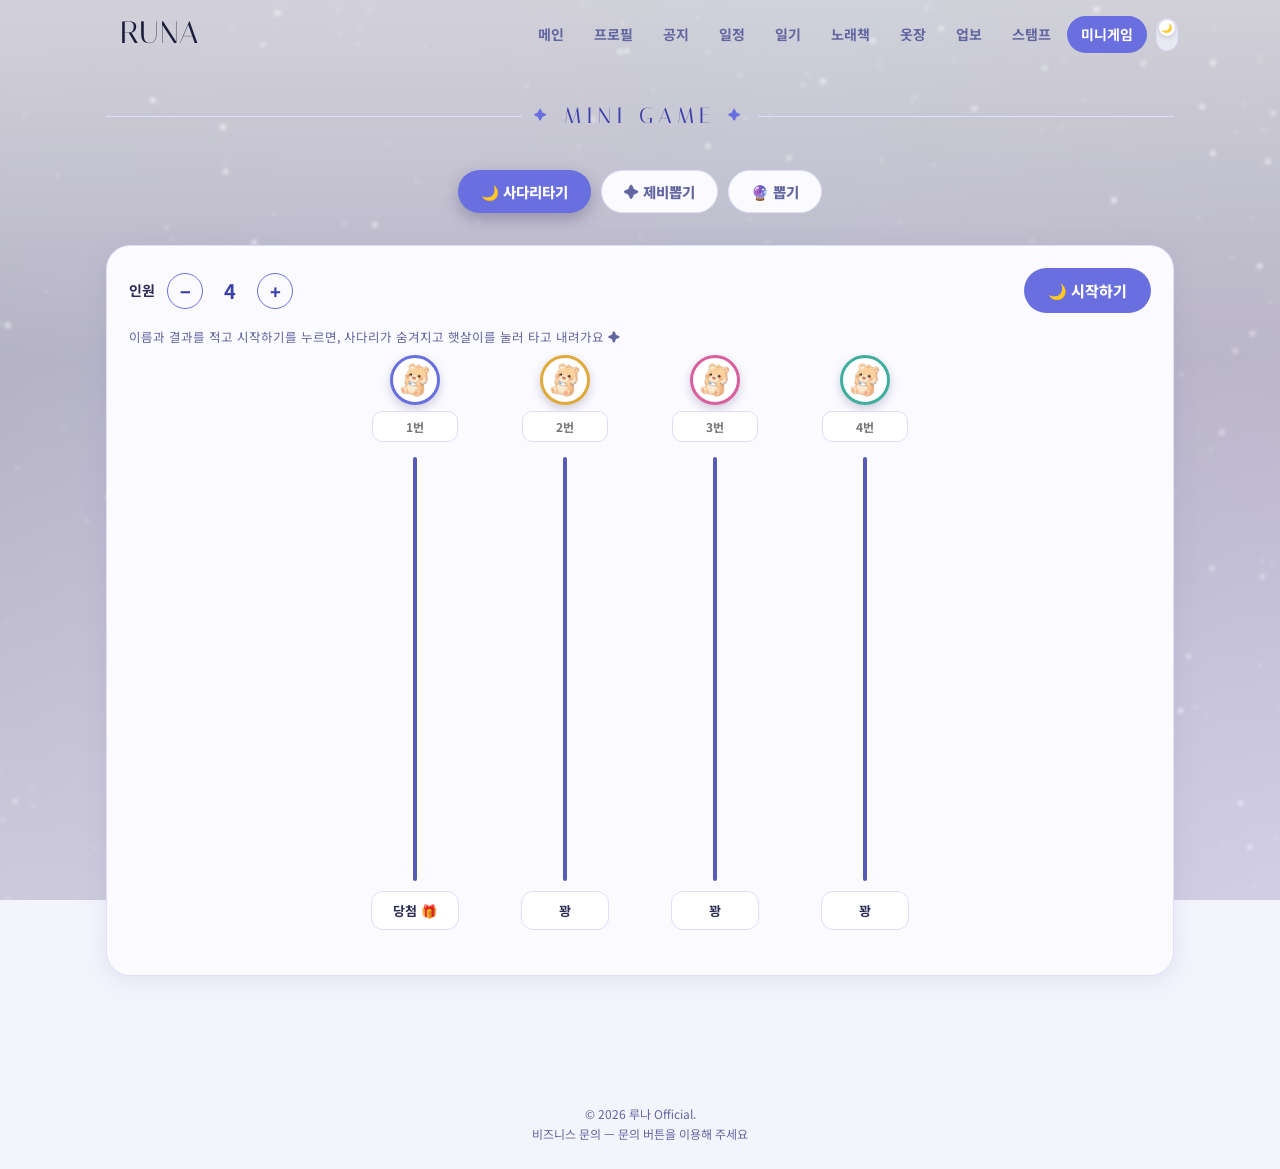
<file: minigame/index.html>
<!DOCTYPE html>
<html lang="ko">
<head>
  <meta charset="UTF-8"><meta name="viewport" content="width=device-width, initial-scale=1.0">
  <title>루나 · 미니게임</title>
  <link rel="icon" type="image/jpeg" href="https://profile.img.sooplive.co.kr/LOGO/lt/ltg8022/ltg8022.jpg">
  <link href="https://fonts.googleapis.com/css2?family=Italiana&family=Noto+Sans+KR:wght@300;400;500;700;800&display=swap" rel="stylesheet">
  <link rel="stylesheet" href="../style.css">
  <style>
    .lg-top{display:flex; align-items:center; justify-content:space-between; gap:12px; flex-wrap:wrap; margin-bottom:14px;}
    .lg-count{display:flex; align-items:center; gap:12px; font-size:14px; font-weight:700; color:var(--text);}
    .lg-count button{width:36px; height:36px; border-radius:50%; border:1.5px solid var(--main); background:var(--card); color:var(--main-dark); font-size:18px; font-weight:800; cursor:pointer; font-family:inherit;}
    .lg-count button:hover{background:var(--main-light);}
    .lg-count b{font-size:20px; min-width:30px; text-align:center; color:var(--main-dark);}
    .lg-btn{border:none; cursor:pointer; border-radius:999px; padding:12px 24px; font-size:15px; font-weight:800; font-family:inherit; background:var(--main); color:#fff; transition:transform .15s ease;}
    .lg-btn:hover{transform:translateY(-2px);}
    .lg-btn.ghost{background:var(--main-light); color:var(--main-dark);}
    body.dark .lg-btn{background:var(--main); color:#0B0C22;}
    body.dark .lg-btn.ghost{background:var(--main-light); color:var(--main-dark);}
    .lg-hint{font-size:12.5px; color:var(--text-soft); margin-bottom:6px;}
    .lg-stage{position:relative; margin-top:4px;}
    .lg-row{position:relative; height:60px;}
    .lg-av{position:absolute; transform:translateX(-50%); width:50px; height:50px; border-radius:50%;
      display:flex; align-items:center; justify-content:center;
      border:3px solid; background:#fff; cursor:default; transition:transform .15s ease, opacity .2s ease;
      box-shadow:0 4px 10px rgba(32,30,80,.2); padding:0; font-family:inherit;}
    body.dark .lg-av{background:var(--card);}
    .lg-av img{width:82%; height:82%; object-fit:contain; display:block; pointer-events:none;}
    .lg-av.clickable{cursor:pointer;}
    .lg-av.clickable:hover{transform:translateX(-50%) scale(1.14);}
    .lg-av.done{opacity:.35;}
    .lg-runner{position:absolute; width:46px; height:46px; border-radius:50%; display:flex; align-items:center; justify-content:center;
      border:3px solid; background:#fff; z-index:5; pointer-events:none; transform:translate(-50%,-50%);
      box-shadow:0 5px 12px rgba(0,0,0,.22);}
    body.dark .lg-runner{background:var(--card);}
    .lg-runner img{width:82%; height:82%; object-fit:contain;}
    #lgCanvas{display:block; width:100%;}
    .lg-res{position:absolute; transform:translateX(-50%); width:88px;}
    .lg-res input{width:100%; box-sizing:border-box; text-align:center; padding:9px 6px; border-radius:12px;
      border:1.5px solid var(--main-light); background:#fff; color:var(--text); font-size:13px; font-weight:700; font-family:inherit; outline:none;}
    body.dark .lg-res input{background:var(--card); border-color:rgba(170,175,250,.3);}
    .lg-res input:focus{border-color:var(--main);}
    .lg-res .mask{display:block; text-align:center; padding:9px 6px; border-radius:12px; background:var(--main-light);
      color:var(--main-dark); font-size:14px; font-weight:800; transition:all .2s ease;}
    .lg-res .mask.open{background:#fff; border:1.5px solid; box-shadow:0 6px 14px rgba(32,30,80,.22); transform:scale(1.08);}
    body.dark .lg-res .mask.open{background:var(--card);}
    .lg-log{margin-top:16px; display:flex; flex-direction:column; gap:6px;}
    .lg-log div{display:flex; align-items:center; gap:9px; font-size:14px; font-weight:700; color:var(--text); background:var(--main-light); border-radius:10px; padding:8px 14px;}
    .lg-log img{width:24px; height:24px; object-fit:contain;}
    .lg-name{position:absolute; transform:translateX(-50%); width:86px; top:58px;}
    .lg-name input{width:100%; box-sizing:border-box; text-align:center; padding:6px 4px; border-radius:10px;
      border:1.5px solid var(--main-light); background:#fff; color:var(--text); font-size:12px; font-weight:700; font-family:inherit; outline:none;}
    body.dark .lg-name input{background:var(--card); border-color:rgba(170,175,250,.3);}
    .lg-name input:focus{border-color:var(--main);}
    .lg-name .nm{display:block; text-align:center; font-size:12.5px; font-weight:800; color:var(--text);
      white-space:nowrap; overflow:hidden; text-overflow:ellipsis;}
    .game-tabs{display:flex; justify-content:center; gap:10px; margin:2px 0 16px;}
    .game-tab{border:1.5px solid var(--main-light); background:var(--card); color:var(--text-soft);
      border-radius:999px; padding:10px 22px; font-size:14.5px; font-weight:800; cursor:pointer; font-family:inherit; transition:all .18s ease;}
    .game-tab.on{background:var(--main); border-color:transparent; color:#fff; box-shadow:0 6px 16px rgba(32,30,80,.28);}

    /* ── 제비뽑기 (컵에서 막대 뽑기) ── */
    .jb-set{display:flex; align-items:center; gap:22px; flex-wrap:wrap;}
    .jb-stage{display:flex; justify-content:center; padding:168px 0 14px; overflow-x:auto;}
    .jb-scene{position:relative; display:inline-flex; flex-direction:column; align-items:stretch;}
    .jb-cup .jb-gob{position:absolute; right:6px; bottom:3px; width:64px; transform:rotate(4deg);
      filter:drop-shadow(0 5px 9px rgba(32,30,80,.35)); pointer-events:none;}
    .jb-sticks{position:relative; display:flex; gap:32px; padding:0 36px; align-items:flex-end; height:176px; z-index:1; justify-content:center;}
    .jb-stick{position:relative; width:22px; height:172px; background:none; border:none; padding:0; cursor:pointer; font-family:inherit;
      transform:translateY(0) rotate(var(--rot,0deg));
      transition:transform .78s cubic-bezier(.35,.05,.25,1.22);
      animation:jbRise .5s cubic-bezier(.3,1.2,.5,1) backwards;}
    @keyframes jbRise{from{opacity:0; transform:translateY(48px) rotate(var(--rot,0deg));}}
    .jb-stick:not(.out):not(.wig):hover{transform:translateY(-11px) rotate(var(--rot,0deg));}
    .jb-stick.wig{animation:jbWig .32s ease;}
    @keyframes jbWig{25%{transform:translateY(-5px) rotate(-3.5deg)}60%{transform:translateY(-9px) rotate(3deg)}100%{transform:translateY(-11px) rotate(0deg)}}
    .jb-stick.out{transform:translateY(-132px) rotate(0deg); cursor:default; z-index:5;}
    .jb-stick .bar{position:absolute; left:50%; transform:translateX(-50%); bottom:0; width:15px; height:100%;
      border-radius:8px 8px 6px 6px;
      background:linear-gradient(90deg,#C9CCF7,#A8ADEE 55%,#8189DC);
      box-shadow:inset -2px 0 2px rgba(0,0,0,.14), inset 2px 0 2px rgba(255,255,255,.45);}
    .jb-stick .cap{position:absolute; top:-27px; left:50%; transform:translateX(-50%); width:48px; height:48px; border-radius:50%;
      background:#fff; border:2px solid var(--main-light); display:flex; align-items:center; justify-content:center;
      box-shadow:0 3px 7px rgba(32,30,80,.28);}
    body.dark .jb-stick .cap{background:var(--card); border-color:#2E3268;}
    .jb-stick .cap img{width:88%; height:88%; object-fit:contain; display:block;}
    .jb-stick .cap .win-b{position:absolute; right:-6px; bottom:-4px; font-size:17px; filter:drop-shadow(0 2px 3px rgba(0,0,0,.25));}
    .jb-stick .no{position:absolute; top:26px; left:50%; transform:translateX(-50%); font-size:9.5px; font-weight:800; color:#3B3FA8; font-style:normal;}
    .jb-stick .tip{position:absolute; bottom:0; left:50%; transform:translateX(-50%); width:15px; height:40px;
      border-radius:2px 2px 6px 6px; opacity:0; transition:opacity .25s ease .35s;}
    .jb-stick.out .tip{opacity:1;}
    .tip.win{background:linear-gradient(#FFE39A,#E0A93B); box-shadow:0 0 14px rgba(224,169,59,.65);}
    .tip.lose{background:linear-gradient(#B8BBE4,#8E93C4);}
    .jb-toastwrap{height:52px; display:flex; justify-content:center; align-items:center;}
    .jb-toast{opacity:0; transform:scale(.55); transition:all .3s cubic-bezier(.3,1.4,.5,1);
      background:#fff; border:2px solid; border-radius:999px; padding:10px 24px; font-size:16px; font-weight:800;
      box-shadow:0 10px 24px rgba(32,30,80,.22); white-space:nowrap;}
    body.dark .jb-toast{background:var(--card);}
    .jb-toast.show{opacity:1; transform:scale(1);}
    .jb-toast.win{border-color:#E0A93B; color:#A9761B; font-size:17.5px;}
    body.dark .jb-toast.win{color:#F0C463;}
    .jb-toast.lose{border-color:#A8ADEE; color:#6266A0; font-size:17px;}
    .jb-cup{position:relative; z-index:3; height:96px; margin-top:-92px; border-radius:16px 16px 30px 30px;
      background:linear-gradient(#3B3FA8,#232059);
      box-shadow:inset 0 10px 0 rgba(255,255,255,.13), inset 0 -8px 14px rgba(0,0,0,.25), 0 12px 24px rgba(32,30,80,.28);}
    .jb-cup::before{content:''; position:absolute; top:0; left:0; right:0; height:13px;
      border-radius:16px 16px 46% 46%; background:rgba(8,8,30,.3);}
    .jb-cup::after{content:'🌙 루나의 제비뽑기 🌙'; position:absolute; inset:0; display:flex; align-items:center; justify-content:center;
      color:#E9EAFF; font-size:13.5px; font-weight:800; letter-spacing:2px;}

    /* ── 뽑기(가챠) ── */
    .gc-stage{position:relative; display:flex; justify-content:center; padding:16px 0 10px;}
    .gc-machine{position:relative; width:min(360px, 92vw);}
    .gc-art{display:block; width:100%; height:auto; filter:drop-shadow(0 14px 26px rgba(32,30,80,.22));}
    .gc-machine.shake{animation:gcShakeA .55s ease;}
    @keyframes gcShakeA{20%{transform:translate(-3px,1px) rotate(-.7deg)}50%{transform:translate(3px,-1px) rotate(.7deg)}80%{transform:translate(-2px,0)}}
    .gc-knob{position:absolute; left:41.5%; top:72.5%; width:15%; aspect-ratio:1;
      transform:translate(-50%,-50%); border:none; background:none; padding:0; cursor:pointer; border-radius:50%;}
    .gc-knob::after{content:''; position:absolute; inset:-6px; border-radius:50%; border:2px dashed rgba(255,255,255,.0); transition:all .2s;}
    .gc-knob:hover::after{border-color:rgba(255,255,255,.8); box-shadow:0 0 16px rgba(255,255,255,.55);}
    .gc-knob:disabled{cursor:default;}
    .gc-knob:disabled::after{border-color:transparent; box-shadow:none;}
    .gc-knob.spin{animation:gcSpinA .95s cubic-bezier(.45,.1,.3,1);}
    @keyframes gcSpinA{to{transform:translate(-50%,-50%) rotate(540deg);}}
    .gc-turn{margin-top:6px; font-size:12px; font-weight:800; color:var(--text-soft); text-align:center;}
    .gc-ballwrap{position:absolute; inset:0; pointer-events:none; z-index:8;}
    .gc-ball{position:absolute; left:41%; bottom:11%; width:56px; pointer-events:auto; cursor:pointer;
      transform:translateX(-50%); filter:drop-shadow(0 8px 14px rgba(32,30,80,.3));}
    .gc-ball.pop{animation:gcPop .7s cubic-bezier(.35,.1,.3,1) forwards;}
    @keyframes gcPop{
      0%{transform:translateX(-50%) translateY(6px) scale(.4); opacity:0;}
      35%{transform:translateX(-50%) translateY(34px) scale(.85); opacity:1;}
      60%{transform:translateX(-50%) translateY(22px) scale(.9);}
      100%{transform:translateX(-50%) translateY(34px) scale(.9);}
    }
    .gc-ball.grow{transition:all .75s cubic-bezier(.4,.1,.25,1.15);}
    .gc-ball .half{position:absolute; left:0; width:100%; transition:all .6s cubic-bezier(.5,.05,.3,1);}
    .gc-ball .h-top{top:0; z-index:2;}
    .gc-ball .h-bot{bottom:0;}
    .gc-ball.open .h-top{transform:translateY(-58%) rotate(-16deg); opacity:.92;}
    .gc-ball .prize{position:absolute; left:50%; top:46%; transform:translate(-50%,-50%) scale(0); z-index:1;
      transition:transform .45s cubic-bezier(.3,1.5,.5,1) .28s; text-align:center; white-space:nowrap;}
    .gc-ball.open .prize{transform:translate(-50%,-50%) scale(1);}
    .prize .pt{display:inline-block; background:#fff; border:2px solid; border-radius:999px; padding:8px 18px; font-size:15px; font-weight:800; max-width:210px; white-space:normal; line-height:1.35;}
    body.dark .prize .pt{background:var(--card);}
    .prize.g0 .pt{border-color:#A8ADEE; color:#6266A0;}
    .prize.g1 .pt{border-color:var(--main); color:var(--main-dark); box-shadow:0 8px 18px rgba(106,111,224,.28);}
    .prize.g2 .pt{border-color:#E0A93B; color:#A9761B; box-shadow:0 8px 20px rgba(224,169,59,.4);}
    body.dark .prize.g2 .pt{color:#F0C463;}
    .gc-grades{display:flex; flex-wrap:wrap; gap:12px; margin:10px 0 8px;}
    .gc-grade{flex:1 1 250px; display:flex; align-items:center; gap:11px; background:var(--main-light); border-radius:14px; padding:10px 13px;}
    .gc-grade>img{width:48px; height:48px; object-fit:contain; filter:drop-shadow(0 3px 5px rgba(32,30,80,.22));}
    .gg-body{flex:1;}
    .gg-name{font-size:12px; font-weight:800; margin-bottom:5px; color:var(--text-soft); letter-spacing:.5px;}
    .gc-grade.g1 .gg-name{color:var(--main-dark);}
    .gc-grade.g2 .gg-name{color:#B8860B;}
    .gg-row{display:flex; gap:8px; align-items:center; font-size:12px; font-weight:700; color:var(--text-soft);}
    .gg-cnt{width:58px; text-align:center; padding:7px 4px; border-radius:10px; border:1.5px solid rgba(106,111,224,.3); background:#fff; font-family:inherit; font-size:14px; font-weight:800; color:var(--text);}
    .gg-prz{flex:1; min-width:100px; padding:7px 11px; border-radius:10px; border:1.5px solid rgba(106,111,224,.3); background:#fff; font-family:inherit; font-size:13px; font-weight:600; color:var(--text);}
    body.dark .gg-cnt, body.dark .gg-prz{background:var(--card); border-color:rgba(170,175,250,.3);}
    .gc-grades.lock input{opacity:.55; pointer-events:none;}
    @media (max-width:640px){
      .lg-res{width:64px;} .lg-res input,.lg-res .mask{font-size:11.5px; padding:8px 3px;}
      .lg-av{width:40px; height:40px;}
      .jb-sticks{gap:20px; padding:0 26px;} .jb-stage{padding-top:160px;} .jb-cup .jb-gob{width:50px; right:4px;} .jb-stick .cap{width:40px; height:40px; top:-23px;}
    }
  </style>
</head>
<body>
<script>if(localStorage.getItem('theme')==='dark')document.body.classList.add('dark');</script>
<nav class="nav"><div class="nav-inner">
  <a href="../index.html" class="nav-logo">RUNA</a>
  <a href="../index.html">메인</a>
  <a href="../profile/">프로필</a>
  <a href="../notice/">공지</a>
  <a href="../schedule/">일정</a>
  <a href="../diary/">일기</a>
  <a href="../song/">노래책</a>
  <a href="../dress/">옷장</a>
  <a href="../work/">업보</a>
  <a href="../stamp/">스탬프</a>
  <a href="index.html" class="active">미니게임</a>
  <button class="theme-switch" id="themeSwitch" type="button" aria-label="다크모드 전환"><span class="knob" id="themeKnob">🌙</span></button>
</div></nav>

<div class="container stagger">
  <div class="ohd"><i></i><span class="dm">✦</span>MINI GAME<span class="dm">✦</span><i></i></div>
  <div class="game-tabs">
    <button class="game-tab on" type="button" id="tabbtn-ladder" onclick="switchGame('ladder')">🌙 사다리타기</button>
    <button class="game-tab" type="button" id="tabbtn-lots" onclick="switchGame('lots')">✦ 제비뽑기</button>
    <button class="game-tab" type="button" id="tabbtn-gacha" onclick="switchGame('gacha')">🔮 뽑기</button>
  </div>

  <div class="card" id="game-ladder">
    <div class="lg-top">
      <div class="lg-count">인원
        <button type="button" onclick="setN(-1)">−</button><b id="lg-n">4</b><button type="button" onclick="setN(1)">+</button>
      </div>
      <div style="display:flex; gap:8px;">
        <button class="lg-btn ghost" type="button" id="lg-reset" style="display:none" onclick="resetGame()">↺ 다시하기</button>
        <button class="lg-btn ghost" type="button" id="lg-all" style="display:none" onclick="revealAll()">전부 공개</button>
        <button class="lg-btn" type="button" id="lg-start" onclick="startGame()">🌙 시작하기</button>
      </div>
    </div>
    <div class="lg-hint" id="lg-hint">이름과 결과를 적고 시작하기를 누르면, 사다리가 숨겨지고 햇살이를 눌러 타고 내려가요 ✦</div>
    <div class="lg-stage" id="lg-stage">
      <div class="lg-row" id="lg-tops" style="height:96px;"></div>
      <canvas id="lgCanvas"></canvas>
      <div class="lg-row" id="lg-bots" style="height:48px;"></div>
    </div>
    <div class="lg-log" id="lg-log"></div>
  </div>

  <!-- ═══ 제비뽑기 ═══ -->
  <div class="card" id="game-lots" style="display:none">
    <div class="lg-top">
      <div class="jb-set">
        <div class="lg-count">제비
          <button type="button" onclick="jbSetN(-1)">−</button><b id="jb-n">4</b><button type="button" onclick="jbSetN(1)">+</button>
        </div>
        <div class="lg-count">당첨
          <button type="button" onclick="jbSetW(-1)">−</button><b id="jb-w">1</b><button type="button" onclick="jbSetW(1)">+</button>
        </div>
      </div>
      <div style="display:flex; gap:8px;">
        <button class="lg-btn ghost" type="button" id="jb-reset" style="display:none" onclick="jbReset()">↺ 다시하기</button>
        <button class="lg-btn ghost" type="button" id="jb-all" style="display:none" onclick="jbRevealAll()">전부 공개</button>
        <button class="lg-btn" type="button" id="jb-start" onclick="jbStart()">✦ 시작하기</button>
      </div>
    </div>
    <div class="lg-hint" id="jb-hint">제비 개수와 당첨 개수를 정하고 시작하기! 막대를 눌러 뽑아보세요 ✦</div>
    <div class="jb-toastwrap"><div class="jb-toast" id="jb-toast"></div></div>
    <div class="jb-stage" id="jb-stage" style="display:none">
      <div class="jb-scene">
        <div class="jb-sticks" id="jb-sticks"></div>
        <div class="jb-cup"><img class="jb-gob" src="../haessal.png" alt=""></div>
      </div>
    </div>
    <div class="lg-log" id="jb-log"></div>
  </div>

  <!-- ═══ 뽑기(가챠) ═══ -->
  <div class="card" id="game-gacha" style="display:none">
    <div class="lg-top">
      <div class="lg-hint" style="margin:0">등급별 개수(합계 최대 50)와 당첨 품목을 적고 시작! 레버를 돌리면 뽑기알이 나와요 🔮</div>
      <div style="display:flex; gap:8px;">
        <button class="lg-btn ghost" type="button" id="gc-reset" style="display:none" onclick="gcReset()">↺ 다시하기</button>
        <button class="lg-btn" type="button" id="gc-start" onclick="gcStart()">🔮 시작하기</button>
      </div>
    </div>
    <div class="gc-grades" id="gc-grades">
      <div class="gc-grade g0"><img src="../ball_n.png" alt=""><div class="gg-body"><div class="gg-name">일반</div><div class="gg-row"><input type="number" class="gg-cnt" id="gc-c0" value="4" min="0" max="50">개<input type="text" class="gg-prz" id="gc-p0" value="꽝" placeholder="품목"></div></div></div>
      <div class="gc-grade g1"><img src="../ball_r.png" alt=""><div class="gg-body"><div class="gg-name">고급</div><div class="gg-row"><input type="number" class="gg-cnt" id="gc-c1" value="1" min="0" max="50">개<input type="text" class="gg-prz" id="gc-p1" value="스티커 세트" placeholder="품목"></div></div></div>
      <div class="gc-grade g2"><img src="../ball_sr.png" alt=""><div class="gg-body"><div class="gg-name">희귀</div><div class="gg-row"><input type="number" class="gg-cnt" id="gc-c2" value="1" min="0" max="50">개<input type="text" class="gg-prz" id="gc-p2" value="치킨 기프티콘" placeholder="품목"></div></div></div>
    </div>
    <div class="lg-hint" id="gc-hint"></div>
    <div class="gc-stage" id="gc-stage" style="display:none">
      <div>
        <div class="gc-machine">
          <img class="gc-art" src="../gacha_machine.png" alt="루나의 뽑기 기계">
          <button class="gc-knob" id="gc-knob" type="button" onclick="gcSpin()" aria-label="돌리기"></button>
          <div class="gc-ballwrap" id="gc-ballwrap"></div>
        </div>
        <div class="gc-turn">↑ 레버를 눌러 돌려보세요</div>
      </div>
    </div>
    <div class="lg-log" id="gc-log"></div>
  </div>
</div>


<footer>© 2026 루나 Official.<br>비즈니스 문의 — 문의 버튼을 이용해 주세요</footer>

<script>
/* ═══ 사다리타기 (모요 방식 그대로) ═══ */
const AV='../stamp.png';   /* 참가자 아이콘 = 햇살이 */
const PC=['#6A6FE0','#E0A93B','#D95F9E','#3FAE9E','#8A5FE0','#E06A4F','#4F8FE0','#B08A2F','#5FBF6A','#C05FD9','#3B6FB8','#E0743B'];
const $=id=>document.getElementById(id);
function cssVar(n){ return getComputedStyle(document.body).getPropertyValue(n).trim()||'#3B3FA8'; }

let N=4, phase='setup', G=null, busy=false;
function setN(d){
  if(phase!=='setup') return;
  N=Math.min(10, Math.max(2, N+d)); $('lg-n').textContent=N; renderSetup();
}
function geom(){
  const cv=$('lgCanvas'); const W=cv.clientWidth, H=440;
  const minPad=Math.max(50, W*0.06);
  const colW=Math.min(150, (W-minPad*2)/(N-1));
  const pad=(W - colW*(N-1))/2;
  const rows=(G&&G.rows)||9; const y0=10, y1=H-10, rowH=(y1-y0)/(rows+1);
  return {W,H,pad,colW,y0,y1,rowH,rows};
}
function renderSetup(){
  const keep=[...document.querySelectorAll('#lg-bots .lg-res input')].map(i=>i.value);
  const keepN=(G&&G.rawNames)? G.rawNames.slice() : [...document.querySelectorAll('#lg-tops .lg-name input')].map(i=>i.value);
  const {pad,colW}=geom();
  $('lgCanvas').style.height='440px';
  const tops=$('lg-tops'), bots=$('lg-bots');
  tops.innerHTML=''; bots.innerHTML='';
  for(let i=0;i<N;i++){
    const a=document.createElement('button');
    a.className='lg-av'; a.type='button'; a.id='lg-av-'+i;
    a.innerHTML='<img src="'+AV+'" alt="">';
    a.style.left=(pad+i*colW)+'px'; a.style.top='2px'; a.style.borderColor=PC[i%12];
    tops.appendChild(a);
    const nw=document.createElement('div');
    nw.className='lg-name'; nw.id='lg-name-'+i; nw.style.left=(pad+i*colW)+'px';
    const ni=document.createElement('input');
    ni.placeholder=(i+1)+'번'; ni.value=keepN[i]!==undefined? keepN[i] : '';
    nw.appendChild(ni); tops.appendChild(nw);
    const w=document.createElement('div');
    w.className='lg-res'; w.style.left=(pad+i*colW)+'px'; w.style.top='2px'; w.id='lg-res-'+i;
    const inp=document.createElement('input');
    inp.placeholder='결과'; inp.value = keep[i]!==undefined? keep[i] : (i===0?'당첨 🎁':'꽝');
    w.appendChild(inp); bots.appendChild(w);
  }
  drawBase();
}
function drawBase(){
  const cv=$('lgCanvas');
  const {W,H,pad,colW,y0,y1}=geom();
  const dpr=window.devicePixelRatio||1;
  cv.width=W*dpr; cv.height=H*dpr;
  const c=cv.getContext('2d'); c.setTransform(dpr,0,0,dpr,0,0);
  c.clearRect(0,0,W,H);
  c.lineCap='round'; c.lineWidth=4; c.strokeStyle=cssVar('--main-dark'); c.globalAlpha=.85;
  for(let i=0;i<N;i++){
    const x=pad+i*colW;
    c.beginPath(); c.moveTo(x,y0); c.lineTo(x,y1); c.stroke();
  }
  c.globalAlpha=1;
}
function startGame(){
  if(phase!=='setup') return;
  const rows=9+((Math.random()*3)|0);
  const rung=[];
  for(let g=0; g<N-1; g++){
    rung[g]=[];
    for(let r=0; r<rows; r++) rung[g][r] = Math.random()<0.45 && !(g>0 && rung[g-1][r]);
  }
  for(let g=0; g<N-1; g++) if(!rung[g].some(Boolean)){
    let r=(Math.random()*rows)|0;
    while(g>0 && rung[g-1][r]) r=(r+1)%rows;
    rung[g][r]=true;
  }
  const results=[...document.querySelectorAll('#lg-bots .lg-res input')].map(i=>i.value.trim()||'꽝');
  const rawNames=[...document.querySelectorAll('#lg-tops .lg-name input')].map(i=>i.value);
  const names=rawNames.map((v,i)=>v.trim()||((i+1)+'번'));
  G={rows, rung, results, names, rawNames, done:Array(N).fill(false)};
  for(let i=0;i<N;i++){
    const nw=$('lg-name-'+i); nw.innerHTML='';
    const sp=document.createElement('span'); sp.className='nm'; sp.textContent=names[i]; sp.style.color=PC[i%12];
    nw.appendChild(sp);
  }
  phase='play'; busy=false;
  for(let i=0;i<N;i++){
    const w=$('lg-res-'+i); w.innerHTML='';
    const m=document.createElement('span'); m.className='mask'; m.id='lg-mask-'+i; m.textContent=results[i];
    w.appendChild(m);
    const a=$('lg-av-'+i); a.classList.add('clickable'); a.onclick=()=>run(i,false);
  }
  $('lg-start').style.display='none';
  $('lg-reset').style.display=''; $('lg-all').style.display='';
  $('lg-hint').textContent='햇살이를 눌러보세요! 사다리는 숨겨져 있어서 어디로 갈지 몰라요 ✦';
  drawBase();
}
function resetGame(){
  phase='setup'; G=null; busy=false;
  document.querySelectorAll('.lg-runner').forEach(e=>e.remove());
  $('lg-start').style.display='';
  $('lg-reset').style.display='none'; $('lg-all').style.display='none';
  $('lg-log').innerHTML='';
  $('lg-hint').textContent='이름과 결과를 적고 시작하기를 누르면, 사다리가 숨겨지고 햇살이를 눌러 타고 내려가요 ✦';
  renderSetup();
}
function pathOf(start){
  const {pad,colW,y0,y1,rowH,rows}=geom();
  let col=start; const pts=[[pad+col*colW,y0]];
  for(let r=0;r<rows;r++){
    const y=y0+rowH*(r+1);
    pts.push([pad+col*colW,y]);
    if(col<N-1 && G.rung[col][r]){ col++; pts.push([pad+col*colW,y]); }
    else if(col>0 && G.rung[col-1][r]){ col--; pts.push([pad+col*colW,y]); }
  }
  pts.push([pad+col*colW,y1]);
  return {pts,end:col};
}
function strokePath(c,pts,upto,col){
  c.strokeStyle=col; c.lineWidth=5.5; c.lineCap='round'; c.lineJoin='round';
  c.beginPath(); c.moveTo(pts[0][0],pts[0][1]);
  for(let k=1;k<=upto;k++) c.lineTo(pts[k][0],pts[k][1]);
  c.stroke();
}
function finishRun(i,end,pts){
  G.done[i]=true;
  $('lg-av-'+i).classList.remove('clickable'); $('lg-av-'+i).classList.add('done'); $('lg-av-'+i).onclick=null;
  const m=$('lg-mask-'+end);
  m.textContent=G.results[end]; m.classList.add('open');
  m.style.borderColor=PC[i%12]; m.style.color=PC[i%12];
  const log=document.createElement('div');
  log.innerHTML='<img src="'+AV+'" alt=""> <b>'+G.names[i].replace(/</g,'&lt;')+'</b>  →  '+G.results[end].replace(/</g,'&lt;');
  log.style.borderLeft='4.5px solid '+PC[i%12];
  $('lg-log').appendChild(log);
  if(typeof window.fxHearts==='function'){
    const r=$('lgCanvas').getBoundingClientRect();
    window.fxHearts(r.left+pts[pts.length-1][0], r.top+pts[pts.length-1][1], 8);
  }
}
function run(i, instant){
  if(phase!=='play' || !G || G.done[i] || busy) return;
  const {pts,end}=pathOf(i);
  const cv=$('lgCanvas'), c=cv.getContext('2d');
  if(instant){ strokePath(c,pts,pts.length-1,PC[i%12]); finishRun(i,end,pts); return; }
  busy=true;
  const stage=$('lg-stage'), crect=cv.getBoundingClientRect(), srect=stage.getBoundingClientRect();
  const ox=crect.left-srect.left, oy=crect.top-srect.top;
  const runner=document.createElement('div');
  runner.className='lg-runner'; runner.innerHTML='<img src="'+AV+'" alt="">'; runner.style.borderColor=PC[i%12];
  stage.appendChild(runner);
  const seg=[0];
  for(let k=1;k<pts.length;k++) seg[k]=seg[k-1]+Math.hypot(pts[k][0]-pts[k-1][0], pts[k][1]-pts[k-1][1]);
  const total=seg[seg.length-1], SPEED=470;
  const t0=performance.now();
  (function step(now){
    const dist=Math.min(total, (now-t0)/1000*SPEED);
    let k=1; while(k<seg.length && seg[k]<dist) k++;
    const a=pts[k-1], b=pts[Math.min(k,pts.length-1)];
    const segLen=seg[k]-seg[k-1]||1, t=(dist-seg[k-1])/segLen;
    const x=a[0]+(b[0]-a[0])*t, y=a[1]+(b[1]-a[1])*t;
    drawBase();
    for(let j=0;j<N;j++) if(G.done[j]){ const p=pathOf(j); strokePath(c,p.pts,p.pts.length-1,PC[j%12]); }
    strokePath(c,pts,k-1,PC[i%12]);
    c.strokeStyle=PC[i%12]; c.lineWidth=5.5;
    c.beginPath(); c.moveTo(a[0],a[1]); c.lineTo(x,y); c.stroke();
    runner.style.left=(ox+x)+'px'; runner.style.top=(oy+y)+'px';
    if(dist<total) requestAnimationFrame(step);
    else{ runner.remove(); busy=false; strokePath(c,pts,pts.length-1,PC[i%12]); finishRun(i,end,pts); }
  })(performance.now());
}
function revealAll(){
  if(phase!=='play'||!G||busy) return;
  for(let i=0;i<N;i++) if(!G.done[i]) run(i,true);
}
function repaint(){
  if(phase==='setup'){ renderSetup(); return; }
  const {pad,colW}=geom();
  for(let i=0;i<N;i++){
    $('lg-av-'+i).style.left=(pad+i*colW)+'px';
    $('lg-name-'+i).style.left=(pad+i*colW)+'px';
    $('lg-res-'+i).style.left=(pad+i*colW)+'px';
  }
  drawBase();
  const c=$('lgCanvas').getContext('2d');
  for(let j=0;j<N;j++) if(G.done[j]){ const p=pathOf(j); strokePath(c,p.pts,p.pts.length-1,PC[j%12]); }
}

/* ═══ 탭 전환 ═══ */
function switchGame(g){
  $('game-ladder').style.display = g==='ladder'?'':'none';
  $('game-lots').style.display   = g==='lots'?'':'none';
  $('game-gacha').style.display  = g==='gacha'?'':'none';
  $('tabbtn-ladder').classList.toggle('on', g==='ladder');
  $('tabbtn-lots').classList.toggle('on', g==='lots');
  $('tabbtn-gacha').classList.toggle('on', g==='gacha');
  if(g==='ladder' && !busy) repaint();
}

/* ═══ 제비뽑기 ═══ */
let JN=4, JW=1, jbPhase='setup', JB=null;
function jbSetN(d){
  if(jbPhase!=='setup') return;
  JN=Math.min(12, Math.max(2, JN+d));
  JW=Math.min(JW, JN-1);
  $('jb-n').textContent=JN; $('jb-w').textContent=JW;
}
function jbSetW(d){
  if(jbPhase!=='setup') return;
  JW=Math.min(JN-1, Math.max(1, JW+d));
  $('jb-w').textContent=JW;
}
function jbHint(){
  const left=JB.results.filter((r,i)=>r==='win'&&!JB.done[i]).length;
  const rem=JB.done.filter(d=>!d).length;
  $('jb-hint').textContent='남은 제비 '+rem+'개 · 남은 당첨 '+left+'개 ✦';
}
function jbStart(){
  if(jbPhase!=='setup') return;
  const arr=Array(JN).fill('lose'); for(let i=0;i<JW;i++) arr[i]='win';
  for(let i=arr.length-1;i>0;i--){ const j=(Math.random()*(i+1))|0; [arr[i],arr[j]]=[arr[j],arr[i]]; }
  JB={results:arr, done:Array(JN).fill(false)};
  jbPhase='play';
  $('jb-start').style.display='none'; $('jb-reset').style.display=''; $('jb-all').style.display='';
  $('jb-log').innerHTML='';
  $('jb-stage').style.display='flex';
  const box=$('jb-sticks'); box.innerHTML='';
  for(let i=0;i<JN;i++){
    const win=JB.results[i]==='win';
    const b=document.createElement('button');
    b.className='jb-stick'; b.type='button'; b.id='jb-stick-'+i;
    b.style.setProperty('--rot', (Math.random()*4-2).toFixed(1)+'deg');
    b.style.animationDelay=(i*0.05)+'s';
    b.innerHTML='<span class="bar"></span><span class="cap"><img src="'+AV+'" alt=""></span><i class="no">'+(i+1)+'</i>'
      +'<span class="tip '+(win?'win':'lose')+'"></span>';
    b.onclick=()=>jbPull(i,false);
    box.appendChild(b);
  }
  jbHint();
}
function jbPull(i, instant){
  if(jbPhase!=='play'||!JB||JB.done[i]) return;
  JB.done[i]=true;
  const win=JB.results[i]==='win';
  const st=$('jb-stick-'+i); st.onclick=null;
  function pullOut(){
    st.classList.add('out');
    if(win) st.querySelector('.cap').insertAdjacentHTML('beforeend','<span class="win-b">🎁</span>');
    if(!instant){
      const t=$('jb-toast');
      t.className='jb-toast show '+(win?'win':'lose');
      t.textContent=(i+1)+'번 제비  →  '+(win?'당첨 🎁':'꽝 🌙');
      clearTimeout(window.__jbToastT);
      window.__jbToastT=setTimeout(()=>t.classList.remove('show'), 1700);
    }
    const log=document.createElement('div');
    log.textContent=(i+1)+'번 제비  →  '+(win?'당첨 🎁':'꽝');
    log.style.borderLeft='4.5px solid '+(win?'#E0A93B':'#A8ADEE');
    $('jb-log').appendChild(log);
    jbHint();
    if(win && !instant && typeof window.fxHearts==='function'){
      setTimeout(()=>{
        const r=st.getBoundingClientRect();
        window.fxHearts(r.left+r.width/2, r.bottom-30, 10);
      }, 820);
    }
  }
  if(instant){ pullOut(); return; }
  st.classList.add('wig');
  setTimeout(()=>{ st.classList.remove('wig'); pullOut(); }, 310);
}
function jbRevealAll(){
  if(jbPhase!=='play'||!JB) return;
  for(let i=0;i<JN;i++) jbPull(i,true);
}
function jbReset(){
  jbPhase='setup'; JB=null;
  $('jb-sticks').innerHTML=''; $('jb-log').innerHTML=''; $('jb-stage').style.display='none';
  const _t=$('jb-toast'); if(_t) _t.classList.remove('show');
  $('jb-start').style.display=''; $('jb-reset').style.display='none'; $('jb-all').style.display='none';
  $('jb-hint').textContent='제비 개수와 당첨 개수를 정하고 시작하기! 막대를 눌러 뽑아보세요 ✦';
}

/* ═══ 뽑기(가챠) ═══ */
const CAPS=[
  {full:'../ball_n.png',  top:'../ball_n_top.png',  bot:'../ball_n_bot.png',  w:320, h:325},
  {full:'../ball_r.png',  top:'../ball_r_top.png',  bot:'../ball_r_bot.png',  w:320, h:342},
  {full:'../ball_sr.png', top:'../ball_sr_top.png', bot:'../ball_sr_bot.png', w:320, h:361}
];
const GNAMES=['일반','고급','희귀'];
/* 뽑기알 이미지 미리 로드 */
CAPS.forEach(c=>{ [c.full,c.top,c.bot].forEach(u=>{ const im=new Image(); im.src=u; }); });
let gcPhase='setup', GC=null, gcBusy=false;
function gcHint(){
  if(!GC){ $('gc-hint').textContent=''; return; }
  const c=[0,0,0]; GC.pool.forEach(g=>c[g]++);
  $('gc-hint').textContent='남은 뽑기알 '+GC.pool.length+'개 (일반 '+c[0]+' · 고급 '+c[1]+' · 희귀 '+c[2]+') — 레버를 돌려보세요!';
}
function gcStart(){
  if(gcPhase!=='setup') return;
  const cnt=[0,1,2].map(i=>Math.max(0, Math.min(50, parseInt($('gc-c'+i).value)||0)));
  const total=cnt[0]+cnt[1]+cnt[2];
  if(total<1){ $('gc-hint').textContent='❗ 뽑기알을 1개 이상 넣어주세요'; return; }
  if(total>50){ $('gc-hint').textContent='❗ 합계는 최대 50개까지예요'; return; }
  const prizes=[0,1,2].map(i=>($('gc-p'+i).value.trim() || (i===0?'꽝':'당첨 🎁')));
  const pool=[];
  cnt.forEach((n,g)=>{ for(let k=0;k<n;k++) pool.push(g); });
  for(let i=pool.length-1;i>0;i--){ const j=(Math.random()*(i+1))|0; [pool[i],pool[j]]=[pool[j],pool[i]]; }
  GC={pool, prizes, drawn:0};
  gcPhase='play'; gcBusy=false;
  $('gc-grades').classList.add('lock');
  $('gc-start').style.display='none'; $('gc-reset').style.display='';
  $('gc-log').innerHTML=''; $('gc-stage').style.display='flex';
  const k=$('gc-knob'); if(k) k.disabled=false;
  gcHint();
}
function gcReset(){
  gcPhase='setup'; GC=null; gcBusy=false;
  $('gc-grades').classList.remove('lock');
  $('gc-stage').style.display='none'; $('gc-ballwrap').innerHTML='';
  $('gc-start').style.display=''; $('gc-reset').style.display='none';
  $('gc-log').innerHTML=''; $('gc-hint').textContent='';
  const k=$('gc-knob'); if(k) k.disabled=false;
}
function gcSpin(){
  if(gcPhase!=='play'||!GC||gcBusy||!GC.pool.length) return;
  gcBusy=true;
  $('gc-ballwrap').innerHTML='';
  const gr=GC.pool.pop();
  GC.drawn++;
  const design=CAPS[gr];
  const label=GC.prizes[gr].replace(/</g,'&lt;');
  const knob=$('gc-knob'); knob.classList.remove('spin'); void knob.offsetWidth; knob.classList.add('spin');
  const mach=document.querySelector('.gc-machine'); mach.classList.remove('shake'); void mach.offsetWidth; mach.classList.add('shake');
  setTimeout(()=>{
    const wrap=$('gc-ballwrap');
    const ball=document.createElement('div');
    ball.className='gc-ball pop';
    /* 처음부터 반쪽 2장으로 조립 → 나중에 이미지 갈아끼우지 않음 (깜빡임 방지) */
    const ratio=design.h/design.w;
    ball.innerHTML=
      '<div style="position:relative; width:100%; padding-top:'+(ratio*100)+'%;">'
      +'<img class="half h-top" src="'+design.top+'" alt="">'
      +'<img class="half h-bot" src="'+design.bot+'" alt="">'
      +'<div class="prize g'+gr+'"><span class="pt">'+label+'</span></div>'
      +'</div>';
    wrap.appendChild(ball);
    setTimeout(()=>{
      ball.classList.remove('pop'); ball.classList.add('grow');
      ball.style.transform='translateX(-50%) translateY(34px) scale(.9)';
      requestAnimationFrame(()=>{
        const st=$('gc-stage').getBoundingClientRect();
        ball.style.left='50%'; ball.style.bottom=Math.round(st.height*0.32)+'px';
        ball.style.width='190px';
        ball.style.transform='translateX(-50%) translateY(0) scale(1)';
      });
      setTimeout(()=>{
        ball.classList.add('open');
        const log=document.createElement('div');
        log.textContent=GC.drawn+'번째 뽑기  →  ['+GNAMES[gr]+'] '+GC.prizes[gr];
        log.style.borderLeft='4.5px solid '+(gr===2?'#E0A93B':gr===1?'#6A6FE0':'#A8ADEE');
        $('gc-log').appendChild(log);
        gcHint();
        if(!GC.pool.length){ $('gc-hint').textContent='뽑기알을 전부 뽑았어요! ↺ 다시하기로 새 판 ✦'; $('gc-knob').disabled=true; }
        if(gr>0 && typeof window.fxHearts==='function'){
          setTimeout(()=>{
            const r=ball.getBoundingClientRect();
            window.fxHearts(r.left+r.width/2, r.top+r.height/2, gr===2?12:7);
          }, 550);
        }
        ball.onclick=()=>{ ball.remove(); };
        setTimeout(()=>{ gcBusy=false; }, 900);
      }, 850);
    }, 720);
  }, 620);
}

window.addEventListener('resize', ()=>{ if(!busy) repaint(); });
document.addEventListener('DOMContentLoaded', ()=>{
  document.body.classList.add('ready');
  renderSetup();
  const sw=$('themeSwitch');
  if(sw) sw.addEventListener('click', ()=>setTimeout(()=>{ if(!busy) repaint(); }, 60));
});
setTimeout(()=>document.body.classList.add('ready'), 1200);
</script>
<script>
(function(){
  var sw=document.getElementById('themeSwitch'), knob=document.getElementById('themeKnob');
  function refresh(){ if(knob) knob.textContent=document.body.classList.contains('dark')?'☀️':'🌙'; }
  if(sw) sw.addEventListener('click', function(){
    document.body.classList.toggle('dark');
    localStorage.setItem('theme', document.body.classList.contains('dark')?'dark':'light');
    refresh();
  });
  refresh();
})();
</script>
<script src="../fx.js"></script>
</body>
</html>
</file>
<file: style.css>
@import url('https://fonts.googleapis.com/css2?family=Italiana&display=swap');
/* =============================================
   버추얼 팬페이지 템플릿 — 공통 디자인 시스템
   ============================================= */

@font-face {
  font-family: 'AndongKaturi';
  src: url('https://cdn.jsdelivr.net/gh/webdesignfarm/font/AndongKaturi.woff') format('woff');
  font-display: swap;
}

:root {
  --katuri: 'Pretendard','Noto Sans KR',sans-serif;
  /* ⬇⬇ 새 사람 만들 때 이 5개 색만 바꾸면 서브페이지 전체 색이 바뀜 (메인 index.html의 :root도 같이 맞출 것) ⬇⬇ */
  --main:        #6A6FE0;
  --main-dark:   #3B3FA8;
  --main-deep:   #262A78;
  --main-light:  #DDDEFA;
  --bg:     #F4F4FD;
  --card:   #FBFAFF;
  --logo:        #1B1B3A;   /* 상단 로고 글자색 (색 바꿀 때 여기도 같이) */
  --text:        #2C2C55;
  --text-soft:   #6266A0;
  --text-mid:    #4A4E85;
  --white:       #ffffff;
  --radius-lg:   24px;
  --radius-md:   16px;
  --radius-sm:   10px;
  --shadow:      0 4px 24px rgba(110,110,160,0.13);
  --shadow-hover:0 8px 32px rgba(110,110,160,0.25);
  --transition:  0.2s ease;
  --page-width: 1100px; /* 페이지 가로폭. SOOP에서 카드가 nav선까지 안 차면 키우고, 비율 깨지면 줄이기 */
}

/* ── 다크모드 색 (검정 배경 + 밝은 슬레이트 글자) ── */
body.dark {
  --main:        #9AA0FF;
  --main-dark:   #C3C7FF;
  --main-deep:   #DEE0FF;
  --main-light:  #2E3268;
  --bg:     #0B0C22;
  --card:   #171A3C;
  --logo:        #C3C7FF;   /* 다크: 밝게 (어두운 배경에서 잘 보이게) */
  --text:        #E9EAFF;
  --text-soft:   #A6AAD8;
  --text-mid:    #C6C9EE;
  --white:       #171A3C;
  --shadow:      0 4px 24px rgba(0, 0, 0, 0.5);
  --shadow-hover:0 8px 32px rgba(0, 0, 0, 0.6);
}
body.dark::before { display: none; }
body { transition: background var(--transition), color var(--transition); }

/* ── 다크모드 세로 토글 (노래책 오른쪽) ── */
.theme-switch {
  flex-shrink: 0; margin-left: 7px;
  position: relative;
  width: 22px; height: 33px; border-radius: 999px;
  border: 1.5px solid var(--main-light); background: #E9E9F4;
  cursor: pointer; padding: 0; transition: background var(--transition);
}
.theme-switch .knob {
  position: absolute; left: 1.5px; top: 1.5px;
  width: 16px; height: 16px; border-radius: 50%;
  background: #fff; display: flex; align-items: center; justify-content: center;
  font-size: 9px; transition: top var(--transition), background var(--transition);
  box-shadow: 0 1px 4px rgba(0,0,0,.2);
}
body.dark .theme-switch { background: #1E2044; }
body.dark .theme-switch .knob { top: 14px; background: #171A3C; }

/* 다크모드 고정색 요소 보정 */
body.dark .nav { background: rgba(18,18,19,0.92); }
body.dark footer { color: #e3e7ec !important; }
body.dark .input { background: var(--card); color: var(--text); }
body.dark .page-btn { background: var(--card); color: var(--text); }
body.dark .badge-white { background: var(--card); }
body.dark tr:hover td { background: #1E2044; }

* { margin: 0; padding: 0; box-sizing: border-box; }

html { scroll-behavior: smooth; }

body {
  font-family: 'Noto Sans KR', sans-serif;
  background: var(--bg);
  color: var(--text);
  min-height: 100vh;
  line-height: 1.6;
}

/* ── 배경 하트 장식 ── */
body::before {
  content: '♡  ♡  ♡  ♡  ♡  ♡  ♡  ♡  ♡  ♡  ♡  ♡  ♡  ♡  ♡  ♡';
  position: fixed; top: 0; left: 0; right: 0;
  color: var(--main-light); font-size: 18px; letter-spacing: 10px;
  line-height: 3; word-break: break-all;
  pointer-events: none; z-index: 0; opacity: 0.6;
}

/* ── 상단 네비게이션 ── */
.nav {
  /* 스크롤을 따라 내려오지 않게 고정 해제 (sticky 원하면 아래 2줄 주석 해제) */
  /* position: sticky; top: 0; backdrop-filter: blur(16px); */
  position: relative; z-index: 200;
  background: var(--card);
  border-bottom: 1.5px solid var(--main-light);
  display: flex; justify-content: center;
}
.nav-inner {
  display: flex; align-items: center;
  max-width: var(--page-width); width: 100%;
  padding: 0 12px;
  gap: 2px;
}
a.nav-logo {
  font-family: var(--katuri);
  font-size: 30px !important; color: var(--logo) !important;
  margin-right: auto;
  padding: 10px 12px;
  line-height: 1;
  text-decoration: none;
  white-space: nowrap; flex-shrink: 0;
  letter-spacing: 1px;
}
.nav a {
  padding: 18px 18px;
  font-size: 15px; font-weight: 500;
  color: var(--text-soft);
  text-decoration: none;
  border-bottom: 2.5px solid transparent;
  transition: color var(--transition), border-color var(--transition);
  white-space: nowrap;
}
.nav a:hover { color: var(--main-dark); }
.nav a.active {
  color: var(--main-dark);
  border-bottom-color: var(--main-dark);
}

/* ── 본문 컨테이너 ── */
.container {
  position: relative; z-index: 1;
  max-width: var(--page-width);
  margin: 0 auto;
  padding: 28px 16px 80px;
  display: flex; flex-direction: column;
  gap: 16px;
}

/* ── 공통 카드 ── */
.card {
  background: var(--card);
  border-radius: var(--radius-lg);
  border: 1.5px solid var(--main-light);
  box-shadow: var(--shadow);
  padding: 22px 22px;
  transition: box-shadow var(--transition);
}
.card:hover { box-shadow: var(--shadow-hover); }

.card-title {
  font-size: 12px; font-weight: 700;
  color: var(--main);
  letter-spacing: 0.1em;
  text-transform: uppercase;
  margin-bottom: 16px;
  display: flex; align-items: center; gap: 8px;
}
.card-title::before {
  content: '';
  display: block; width: 3px; height: 14px;
  background: var(--main);
  border-radius: 999px;
  flex-shrink: 0;
}

/* ── 섹션 헤더 ── */
.section-header {
  display: flex; align-items: center;
  justify-content: space-between;
  margin-bottom: 16px;
}
.section-header h2 {
  font-size: 16px; font-weight: 700;
  color: var(--main-dark);
}

/* ── 버튼 ── */
.btn {
  display: inline-flex; align-items: center; justify-content: center;
  gap: 6px;
  padding: 10px 20px;
  border-radius: 999px;
  font-size: 13px; font-weight: 600;
  cursor: pointer; border: none;
  text-decoration: none;
  transition: background var(--transition), transform var(--transition), box-shadow var(--transition);
}
.btn:hover { transform: translateY(-2px); box-shadow: var(--shadow-hover); }
.btn-primary { background: var(--main); color: #fff; }
.btn-primary:hover { background: var(--main-dark); }
.btn-outline {
  background: transparent;
  border: 1.5px solid var(--main-light);
  color: var(--main-dark);
}
.btn-outline:hover { background: var(--main-light); }
.btn-danger { background: #ffe0e0; color: #e05; border: none; }
.btn-danger:hover { background: #ffc5c5; }

/* ── 배지/태그 ── */
.badge {
  display: inline-block;
  padding: 3px 12px;
  border-radius: 999px;
  font-size: 12px; font-weight: 500;
}
.badge-pink { background: var(--main-light); color: var(--main-dark); }
.badge-white { background: #fff; color: var(--main-dark); border: 1px solid var(--main-light); }

/* ── 테이블 ── */
.table-wrap { overflow-x: auto; }
table {
  width: 100%; border-collapse: collapse;
  font-size: 13px;
}
th {
  padding: 10px 12px;
  background: var(--main-light);
  color: var(--main-deep); font-weight: 600;
  text-align: left; font-size: 12px;
  letter-spacing: 0.05em;
}
th:first-child { border-radius: var(--radius-sm) 0 0 var(--radius-sm); }
th:last-child  { border-radius: 0 var(--radius-sm) var(--radius-sm) 0; }
td {
  padding: 12px 12px;
  border-bottom: 1px solid var(--main-light);
  color: var(--text-mid);
  vertical-align: middle;
}
tr:last-child td { border-bottom: none; }
tr:hover td { background: var(--main-light); }

/* ── 폼 인풋 ── */
.input {
  width: 100%; padding: 10px 14px;
  border-radius: var(--radius-sm);
  border: 1.5px solid var(--main-light);
  font-size: 14px; font-family: inherit;
  outline: none; background: #fff;
  transition: border-color var(--transition);
}
.input:focus { border-color: var(--main); }
.input-label {
  display: block;
  font-size: 11px; font-weight: 600;
  color: var(--main); letter-spacing: 0.08em;
  margin-bottom: 5px; text-transform: uppercase;
}
.form-field { margin-bottom: 12px; }

/* ── 토스트 알림 ── */
.toast {
  position: fixed; bottom: 30px; left: 50%;
  transform: translateX(-50%) translateY(20px);
  background: var(--main-dark); color: #fff;
  padding: 12px 28px; border-radius: 999px;
  font-size: 13px; font-weight: 600;
  opacity: 0; transition: all 0.3s;
  pointer-events: none; z-index: 999; white-space: nowrap;
}
.toast.show { opacity: 1; transform: translateX(-50%) translateY(0); }

/* ── 빈 상태 ── */
.empty {
  text-align: center; padding: 40px 20px;
  color: var(--text-soft); font-size: 14px;
}
.empty-icon { font-size: 36px; margin-bottom: 10px; }

/* ── 페이지 타이틀 ── */
.page-title {
  font-family: 'Pretendard','Noto Sans KR',sans-serif;
  font-size: 32px; color: var(--main-dark);
  text-align: center; margin-bottom: 4px;
}
.page-subtitle {
  font-size: 13px; color: var(--text-soft);
  text-align: center; margin-bottom: 8px;
}

/* ── 로딩 스피너 ── */
.spinner {
  width: 28px; height: 28px;
  border: 3px solid var(--main-light);
  border-top-color: var(--main);
  border-radius: 50%;
  animation: spin 0.8s linear infinite;
  margin: 30px auto;
}
@keyframes spin { to { transform: rotate(360deg); } }

/* 스태거 애니메이션 (요소 순차 등장) */
@keyframes staggerIn {
  from { opacity:0; transform:translateY(18px); }
  to   { opacity:1; transform:translateY(0); }
}
.stagger > * { opacity:0; animation: staggerIn .4s ease forwards; }
.stagger > *:nth-child(1){animation-delay:.04s}
.stagger > *:nth-child(2){animation-delay:.08s}
.stagger > *:nth-child(3){animation-delay:.12s}
.stagger > *:nth-child(4){animation-delay:.16s}
.stagger > *:nth-child(5){animation-delay:.20s}
.stagger > *:nth-child(6){animation-delay:.24s}
.stagger > *:nth-child(7){animation-delay:.28s}
.stagger > *:nth-child(8){animation-delay:.32s}
.stagger > *:nth-child(n+9){animation-delay:.36s}

/* ── 페이지네이션 ── */
.pagination {
  display: flex; justify-content: center;
  gap: 6px; margin-top: 16px;
}
.page-btn {
  width: 36px; height: 36px;
  border-radius: 50%;
  border: 1.5px solid var(--main-light);
  background: #fff; color: var(--text-mid);
  font-size: 13px; font-weight: 600;
  cursor: pointer; transition: all var(--transition);
  display: flex; align-items: center; justify-content: center;
}
.page-btn:hover, .page-btn.active {
  background: var(--main); color: #fff;
  border-color: var(--main);
}

/* ── 푸터 ── */
footer {
  text-align: center; padding: 24px;
  font-size: 12px; color: var(--text-soft); line-height: 1.7;
  position: relative; z-index: 1;
}

/* ── 반응형 ── */
@media (max-width: 560px) {
  a.nav-logo { font-size: 24px !important; padding: 10px 6px; }
}
@media (max-width: 500px) {
  .nav a { padding: 12px 8px; font-size: 12px; white-space: nowrap; }
  .container { padding: 20px 12px 60px; }
  .card { padding: 18px 16px; }
}
@media (max-width: 400px) {
  a.nav-logo { font-size: 21px !important; padding: 10px 4px; }
  .nav a { padding: 12px 6px; font-size: 12px; }
}


/* ══ 루나 테마 부착 (§0.0.6·§8.5·햇살이) ══ */
:root{ --char:url('/haessal.png'); }
body{ background-color:var(--bg);
  background-image:linear-gradient(180deg, rgba(255,255,255,.80) 0%, rgba(255,255,255,.66) 40%, rgba(244,244,253,.78) 100%),url('/bg-night.jpg');
  background-repeat:no-repeat,no-repeat; background-position:center,center 35%;
  background-size:100% 100%,cover; background-attachment:fixed,fixed; }
body.dark{ background-image:linear-gradient(180deg, rgba(11,12,34,.72) 0%, rgba(11,12,34,.62) 45%, rgba(11,12,34,.8) 100%),url('/bg-night.jpg');
  background-size:100% 100%,cover; background-attachment:fixed,fixed; }
.nav a.nav-logo{ font-family:'Italiana','Pretendard',serif !important; font-weight:400 !important; letter-spacing:.03em; }
footer{ text-align:center; color:var(--text-soft); font-size:12px; line-height:1.7; margin-top:24px; background:none; }

/* ══ 프로필 테마 상단바 통일 (카테고리 4종) ══ */
body::before{ display:none; }                       /* 하트 장식 제거 (블러 배경과 충돌) */
.nav{ background:transparent !important; box-shadow:none !important; border-bottom:none !important;
  backdrop-filter:none !important; }
body.dark .nav{ background:transparent !important; }
.nav a.nav-logo{ font-size:clamp(26px,2.4vw,36px) !important; color:var(--logo) !important; }
.nav a:not(.nav-logo){ font-size:14px; font-weight:700; color:var(--text-soft);
  padding:7px 14px; border-radius:999px; border-bottom:none !important; transition:all .2s; }
.nav a:not(.nav-logo):hover{ color:var(--main-dark); background:rgba(255,255,255,.75); }
body.dark .nav a:not(.nav-logo):hover{ background:rgba(255,255,255,.08); }
.nav a.active{ background:var(--main) !important; color:#fff !important; border-bottom:none !important; }
/* 페이지 타이틀도 프로필 라벨 문법으로 */
.page-title{ font-weight:900 !important; color:var(--main-dark) !important; letter-spacing:.06em; }
.page-subtitle{ color:var(--text-soft) !important; font-weight:700; }


/* ══ 카테고리 상단 장식 헤딩 (미니게임과 동일) ══ */
.ohd{ display:flex; align-items:center; justify-content:center; gap:12px; margin:2px 0 18px;
  font-family:'Italiana',serif; font-size:22px; letter-spacing:.22em; color:var(--main-dark); }
.ohd i{ flex:1; height:1px; background:var(--main-light); }
.ohd .dm{ font-size:13px; color:var(--main); }
@media (max-width:560px){ .ohd{ font-size:17px; letter-spacing:.16em; } }
</file>
